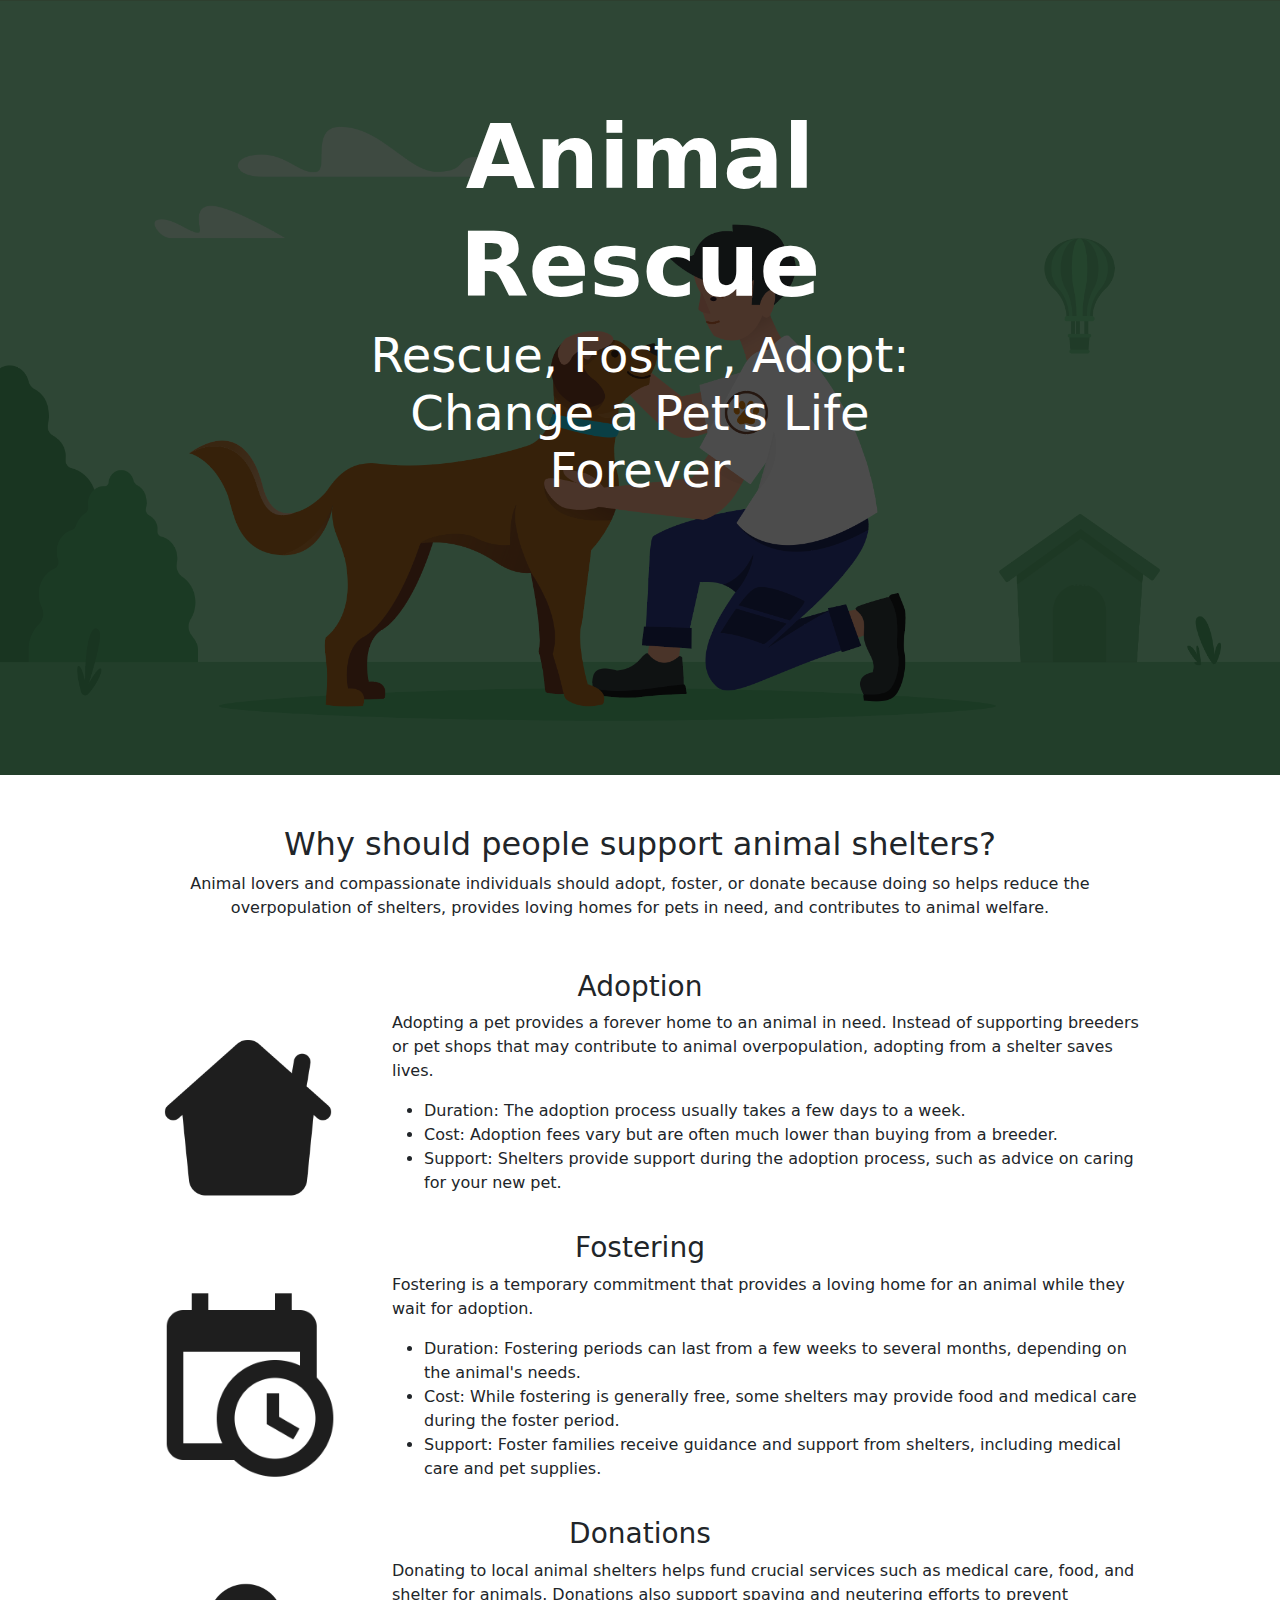
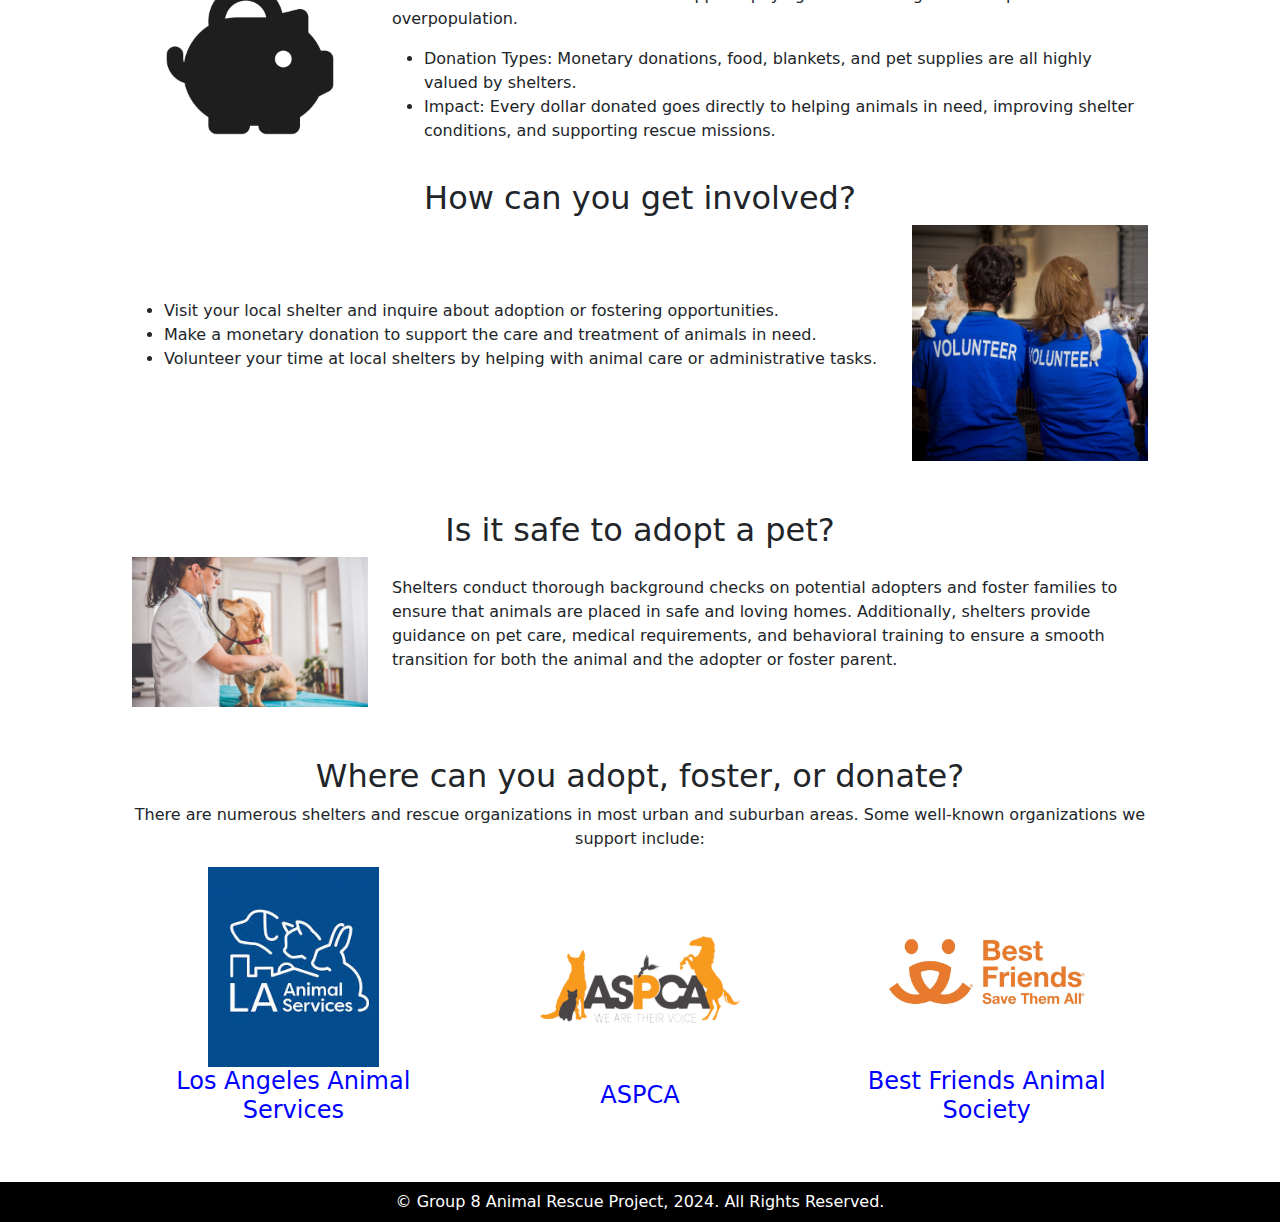
<file: index.html>
<!DOCTYPE html>

<html lang="en">

<head>
    <meta charset="UTF-8">
    <meta name="viewport" content="width-device-width, initial-scale=1.0">
    <meta name="description" content="This website serves as a comprehensive guide to understanding the importance of adopting, fostering, and donating to local animal shelters. Visitors will find resources and information on how to get involved, with the goal of creating a more compassionate and responsible pet-owning community.">
    <title>Animal Rescue and Welfare Awareness</title>
    <link rel="stylesheet" href="styles.css">
    <link href="https://cdn.jsdelivr.net/npm/bootstrap@5.3.3/dist/css/bootstrap.min.css" rel="stylesheet"
        integrity="sha384-QWTKZyjpPEjISv5WaRU9OFeRpok6YctnYmDr5pNlyT2bRjXh0JMhjY6hW+ALEwIH" crossorigin="anonymous">

</head>

<body id="page-top">
    <header class="main-img">
        <img src="img/How-to-Start-an-Animal-Rescue-featured.png" alt="Animal Rescue" title="Animal Rescue" width="100%">
        <div class="text-overlay">
            <h1 class="text-center">Animal Rescue</h1>
            <p class="text-center display-5">Rescue, Foster, Adopt: Change a Pet's Life Forever</p>
        </div>
    </header>

    <main class="container">
        <section>
            <h2 class="text-center">Why should people support animal shelters?</h2>
            <p class="text-center">Animal lovers and compassionate individuals should adopt, foster, or donate because doing so helps reduce the overpopulation of shelters, provides loving homes for pets in need, and contributes to animal welfare.</p>
        </section>
        <section>
            <article class="row">
                <h3 class="text-center">Adoption</h3>
                <div class="col-sm-12 col-md-3 col-lg-3 text-center">
                    <img src="img/adoption.png" alt="Adoption" title="Adoption" width=200>
                </div>
                <div class="col-sm-12 col-md-9 col-lg-9">
                    <p>Adopting a pet provides a forever home to an animal in need. Instead of supporting breeders or pet shops that may contribute to animal overpopulation, adopting from a shelter saves lives.</p>
                    <ul>
                        <li>Duration: The adoption process usually takes a few days to a week.</li>
                        <li>Cost: Adoption fees vary but are often much lower than buying from a breeder.</li>
                        <li>Support: Shelters provide support during the adoption process, such as advice on caring for your new pet.</li>
                    </ul>
                </div>
            </article>
            <article class="row">
                <h3 class="text-center">Fostering</h3>
                <div class="col-sm-12 col-md-3 col-lg-3 text-center">
                    <img src="img/fostering.png" alt="Fostering" title="Fostering" width=200>
                </div>
                <div class="col-sm-12 col-md-9 col-lg-9">
                    <p>Fostering is a temporary commitment that provides a loving home for an animal while they wait for adoption.</p>
                    <ul>
                        <li>Duration: Fostering periods can last from a few weeks to several months, depending on the animal's needs.</li>
                        <li>Cost: While fostering is generally free, some shelters may provide food and medical care during the foster period.</li>
                        <li>Support: Foster families receive guidance and support from shelters, including medical care and pet supplies.</li>
                    </ul>
                </div>
            </article>
            <article class="row">
                <h3 class="text-center">Donations</h3>
                <div class="col-sm-12 col-md-3 col-lg-3 text-center">
                    <img src="img/donations.png" alt="Donation" title="Donation" width=200>
                </div>
                <div class="col-sm-12 col-md-9  col-lg-9">
                    <p>Donating to local animal shelters helps fund crucial services such as medical care, food, and shelter for animals. Donations also support spaying and neutering efforts to prevent overpopulation.</p>
                    <ul>
                        <li>Donation Types: Monetary donations, food, blankets, and pet supplies are all highly valued by shelters.</li>
                        <li>Impact: Every dollar donated goes directly to helping animals in need, improving shelter conditions, and supporting rescue missions.</li>
                    </ul>
                </div>
            </article>
            <article>
                <h2 class="text-center">How can you get involved?</h2>
                <div class="row">
                    <div class="col-sm-12 col-md-9 col-lg-9">
                        <ul>
                            <li>Visit your local shelter and inquire about adoption or fostering opportunities.</li>
                            <li>Make a monetary donation to support the care and treatment of animals in need.</li>
                            <li>Volunteer your time at local shelters by helping with animal care or administrative tasks.</li>
                        </ul>
                    </div>
                    <img src="img/volunteer.png" alt="Volunteer" title="Volunteer" width=400 class="col-sm-12 col-md-3 col-lg-3 text-center">
                </div>
            </article>
        </section>
        <section>
            <h2 class="text-center">Is it safe to adopt a pet? </h2>
            <div class="row">
                <img src="img/medical.jpg" alt="Medical" title="Is it safe?" width=400 class="col-sm-12 col-md-3 col-lg-3 text-center">
                <p class="col-sm-12 col-md-9 col-lg-9">Shelters conduct thorough background checks on potential adopters and foster families to ensure that animals are placed in safe and loving homes. Additionally, shelters provide guidance on pet care, medical requirements, and behavioral training to ensure a smooth transition for both the animal and the adopter or foster parent.</p>
        </div>
        </section>
        <section>
            <h2 class="text-center">Where can you adopt, foster, or donate?</h2>
            <p class="text-center">There are numerous shelters and rescue organizations in most urban and suburban areas. Some well-known organizations we support include:</p>
            <div class="row">
                <div class="col text-center">
                    <img src="img/la-animal-services.jpg" alt="Los Angeles Animal Services" title="Los Angeles Animal Services" height=200>
                    <h4><a href="https://www.aspca.org/" class="link-text">Los Angeles Animal Services</a></h4>
                </div>
                <div class="col text-center">
                    <img src="img/aspca.png" alt="ASPCA" title="ASPCA" height=200>
                    <h4><a href="https://bestfriends.org/" class="link-text">ASPCA</a></h4>
                </div>
                <div class="col text-center">
                    <img src="img/best-friends.jpg" alt="Best Friends Animal Society" title="Best Friends Animal Society" height= 200>
                    <h4><a href="https://www.laanimalservices.com/" class="link-text">Best Friends Animal Society</a></h4>
                </div>
            </div>
        </section>
    </main>

    <footer class="text-center bg-black text-white p-2">
        &copy; Group 8 Animal Rescue Project, 2024. All Rights Reserved.
    </footer>
</body>

</html>
</file>
<file: styles.css>
section {
    margin: 50px;
}

.main-img {
    position: relative;
}

.main-img img {
    display: block;
    width: 100%;
    filter: brightness(30%)
}

.text-overlay {
    position: absolute;
    top: 40%;
    left: 50%;
    transform: translate(-50%, -50%); 
    color: white;
}

.text-overlay h1 {
    font-size: 7vw;
    font-weight: bold;
}

.container {
    margin-top: 0;
    margin-left: auto;
    margin-right: auto;
    max-width: 1440px;
}

.link-text {
    color: blue;
    text-decoration: none;
}

.link-text:hover {
    text-decoration: underline;
}

.row {
    display: flex;
    flex-wrap: wrap;
    align-items: center;
    justify-content: center;
    margin-bottom: 20px;
}
</file>
